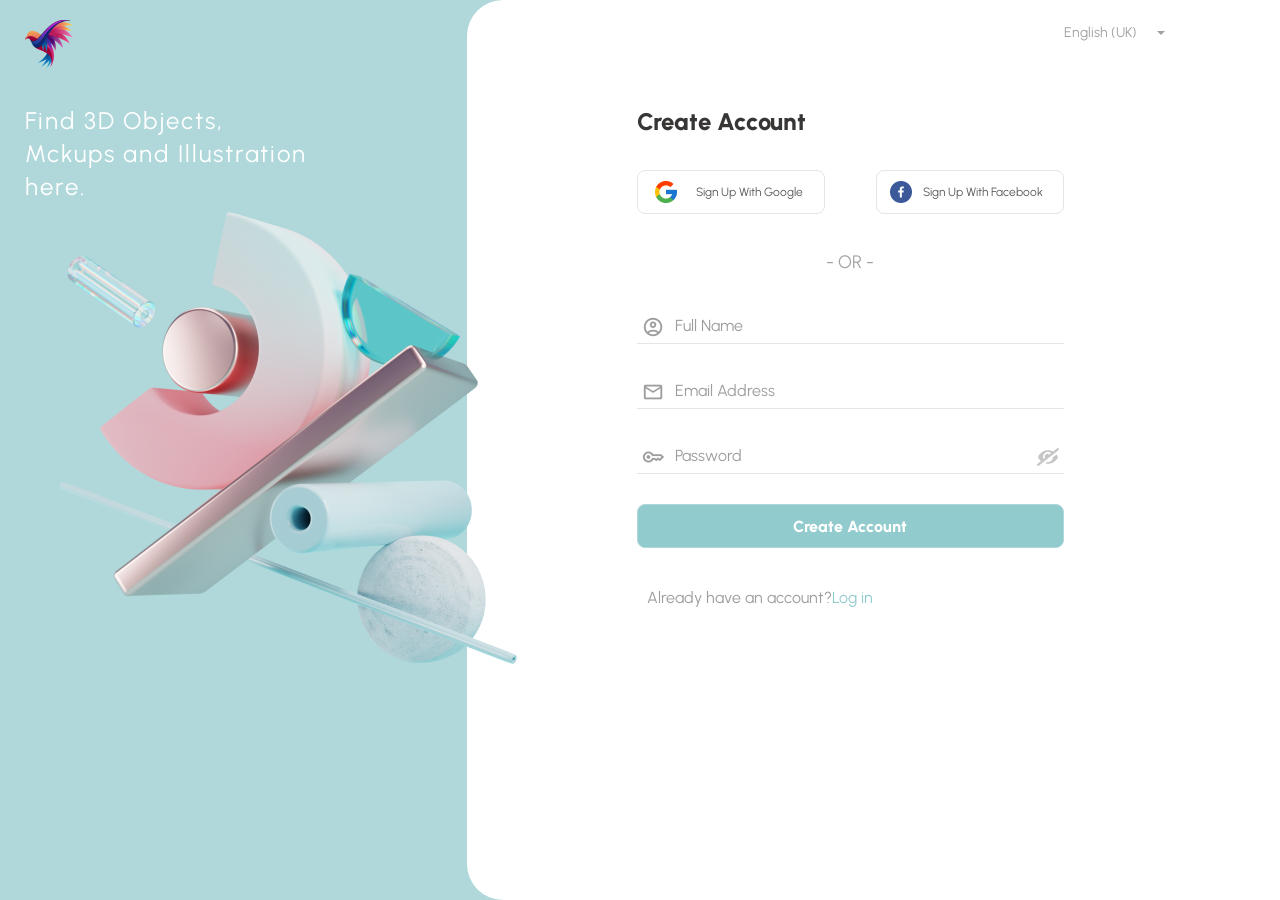
<file: index.html>
<!doctype html>
<html lang="en">
<head>
  <meta charset="utf-8">
  <meta name="viewport" content="width=device-width, initial-scale=1">
  <title>Create Account · project1</title>
  <link rel="stylesheet" href="css/styles.css">
</head>
<body>
  <!-- TASK-AUTH-01-01 · Sign-Up page, English variant — Active look.
       Target = user export docs/figma/Sign Up 1.png (Figma page "Sign Up (Active)", frame 61:19). -->
  <main class="stage" aria-label="Create account">

    <!-- Left brand panel (teal) -->
    <img class="logo" src="assets/logo.png" alt="" width="48" height="48">
    <p class="tagline">Find 3D Objects,<br>Mckups and Illustration here.</p>

    <!-- Right card -->
    <section class="card" aria-label="Sign up form">

      <div class="lang">
        <span class="lang-text">English (UK)</span>
        <img class="lang-chevron" src="assets/chevron.png" alt="" width="8" height="4">
      </div>

      <h1 class="heading">Create Account</h1>

      <div class="sso-row">
        <button type="button" class="sso sso-google">
          <img class="sso-icon" src="assets/icon-google.png" alt="" width="22" height="22">
          <span class="sso-label">Sign Up With Google</span>
        </button>
        <button type="button" class="sso sso-facebook">
          <img class="sso-icon" src="assets/icon-facebook.png" alt="" width="22" height="22">
          <span class="sso-label">Sign Up With Facebook</span>
        </button>
      </div>

      <p class="or" aria-hidden="true">- OR -</p>

      <form class="signup-form" novalidate>

        <div class="field" data-field>
          <img class="field-icon icon-account" src="assets/chip-account.png" alt="" aria-hidden="true">
          <label class="field-label" for="fullname">Full Name</label>
          <input class="field-input" id="fullname" type="text" name="fullname" autocomplete="name">
          <span class="field-caret" aria-hidden="true"></span>
        </div>

        <div class="field" data-field>
          <img class="field-icon icon-mail" src="assets/chip-mail.png" alt="" aria-hidden="true">
          <label class="field-label" for="email">Email Address</label>
          <input class="field-input" id="email" type="email" name="email" autocomplete="email" inputmode="email">
          <span class="field-caret" aria-hidden="true"></span>
        </div>

        <div class="field" data-field>
          <img class="field-icon icon-key" src="assets/chip-key.png" alt="" aria-hidden="true">
          <label class="field-label" for="password">Password</label>
          <input class="field-input" id="password" type="password" name="password" autocomplete="new-password">
          <button type="button" class="field-icon eye" data-eye aria-label="Show password" aria-pressed="false"></button>
          <span class="field-caret" aria-hidden="true"></span>
        </div>

        <button type="submit" class="cta">Create Account</button>

        <p class="footer-link">Already have an account? <a href="signin.html">Log in</a></p>

      </form>
    </section>

    <!-- Illustration — painted ABOVE the card's left edge per design draw order -->
    <img class="illustration" src="assets/illustration.png" alt="">

  </main>
  <script src="js/states.js"></script></body>
</html>
</file>
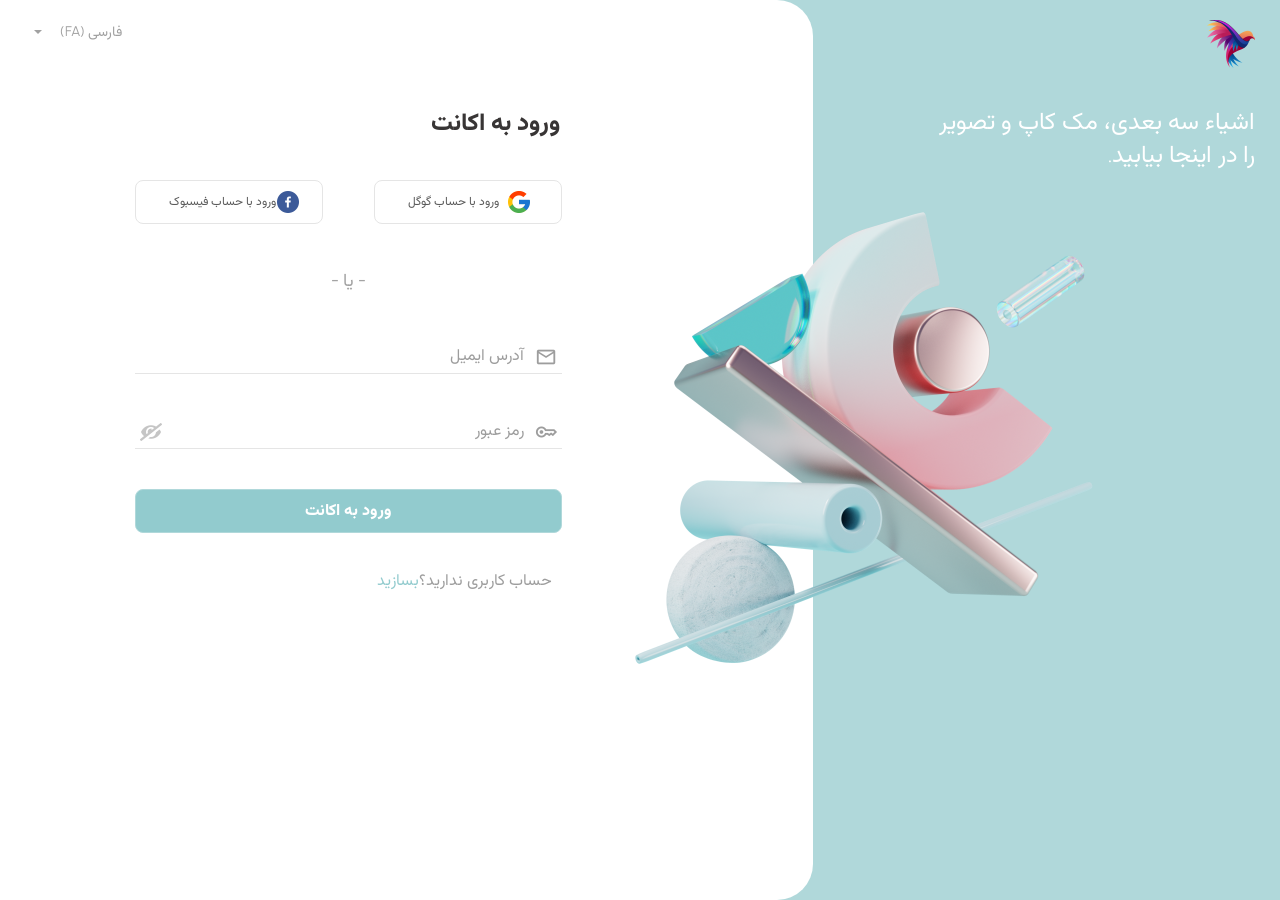
<file: signin-fa.html>
<!doctype html>
<html lang="fa" dir="rtl">
<head>
  <meta charset="utf-8">
  <meta name="viewport" content="width=device-width, initial-scale=1">
  <title>ورود به اکانت · project1</title>
  <link rel="stylesheet" href="css/styles.css">
  <link rel="stylesheet" href="css/fa.css">
</head>
<body>
  <!-- TASK-AUTH-02-02 · Sign-In page, Persian (FA) variant — revised Active look.
       Target = docs/figma/active/Sign Up 4.svg (TASK-AUTH-03-01 rework, Observed):
       SSO y180, OR y264, form top y346, Email icon y346, Password icon y421 (75px pitch),
       underline y~373.5/448.5, CTA y489, footer y564. No Full Name field. -->
  <main class="stage fa-stage fa-stage-signin" aria-label="ورود به اکانت">

    <!-- Right brand panel (teal) — mirrored to the right side -->
    <img class="fa-logo" src="assets/logo.png" alt="" width="48" height="48">
    <p class="fa-tagline">اشیاء سه بعدی، مک کاپ و تصویر را در اینجا بیابید.</p>

    <!-- Left card (mirrored: card sits on the LEFT, rounded on the right) -->
    <section class="fa-card" aria-label="فرم ورود">

      <div class="fa-lang">
        <span class="fa-lang-text">فارسی (FA)</span>
        <img class="fa-lang-chevron" src="assets/chevron.png" alt="" width="8" height="4">
      </div>

      <h1 class="fa-heading">ورود به اکانت</h1>

      <button type="button" class="fa-sso fa-sso-facebook">
        <img class="fa-sso-icon" src="assets/icon-facebook.png" alt="" width="22" height="22">
        <span class="fa-sso-label">ورود با حساب فیسبوک</span>
      </button>
      <button type="button" class="fa-sso fa-sso-google">
        <img class="fa-sso-icon" src="assets/icon-google.png" alt="" width="22" height="22">
        <span class="fa-sso-label">ورود با حساب گوگل</span>
      </button>

      <p class="fa-or" aria-hidden="true">- یا -</p>

      <form class="fa-form" novalidate>

        <div class="fa-field" data-field>
          <img class="fa-field-icon i-mail" src="assets/chip-mail.png" alt="" aria-hidden="true">
          <label class="field-label" for="email">آدرس ایمیل</label>
          <input class="fa-input" id="email" type="email" name="email" autocomplete="email" inputmode="email">
          <span class="field-caret" aria-hidden="true"></span>
        </div>

        <div class="fa-field" data-field>
          <img class="fa-field-icon i-key" src="assets/chip-key.png" alt="" aria-hidden="true">
          <label class="field-label" for="password">رمز عبور</label>
          <input class="fa-input" id="password" type="password" name="password" autocomplete="current-password">
          <button type="button" class="eye fa-eye" data-eye aria-label="نمایش رمز عبور" aria-pressed="false"></button>
          <span class="field-caret" aria-hidden="true"></span>
        </div>

        <button type="submit" class="fa-cta">ورود به اکانت</button>

        <p class="fa-footer">حساب کاربری ندارید؟ <a href="signup-fa.html">بسازید</a></p>

      </form>
    </section>

    <!-- Left illustration overlaps the card's right edge (painted above card, per design draw order) -->
    <img class="fa-illustration" src="assets/illustration.png" alt="">

  </main>
  <script src="js/states.js"></script></body>
</html>
</file>
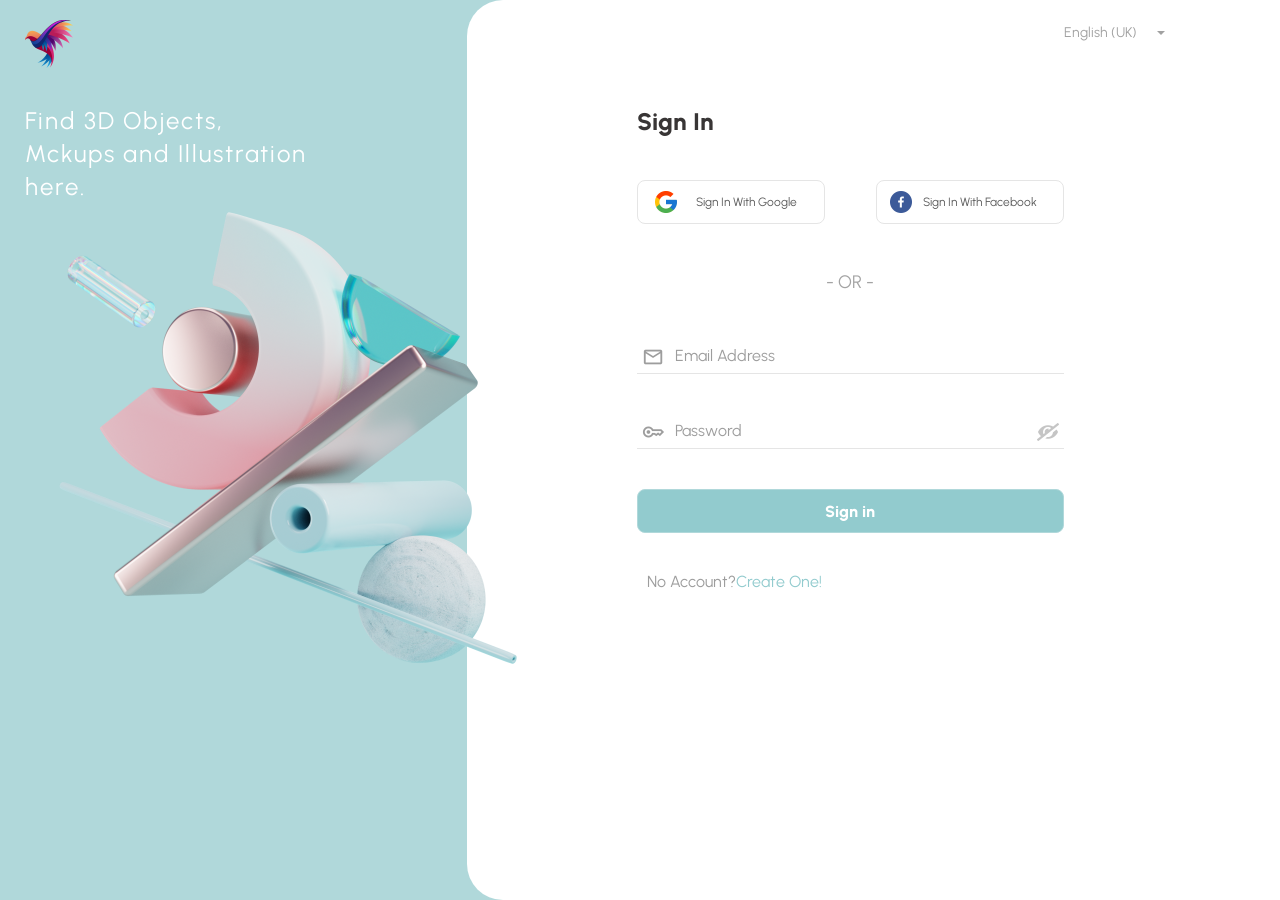
<file: signin.html>
<!doctype html>
<html lang="en">
<head>
  <meta charset="utf-8">
  <meta name="viewport" content="width=device-width, initial-scale=1">
  <title>Sign In · project1</title>
  <link rel="stylesheet" href="css/styles.css">
</head>
<body class="page-signin">
  <!-- TASK-AUTH-02-01 · Sign-In page, English variant — Active look.
       Target = user export docs/figma/Sign In (EN) Active.png.
       Static page: field state behaviour belongs to TASK-AUTH-02-03. -->
  <main class="stage" aria-label="Sign in">

    <!-- Left brand panel (teal) -->
    <img class="logo" src="assets/logo.png" alt="" width="48" height="48">
    <p class="tagline">Find 3D Objects,<br>Mckups and Illustration here.</p>

    <!-- Right card -->
    <section class="card" aria-label="Sign in form">

      <div class="lang">
        <span class="lang-text">English (UK)</span>
        <img class="lang-chevron" src="assets/chevron.png" alt="" width="8" height="4">
      </div>

      <h1 class="heading">Sign In</h1>

      <div class="sso-row">
        <button type="button" class="sso sso-google">
          <img class="sso-icon" src="assets/icon-google.png" alt="" width="22" height="22">
          <span class="sso-label">Sign In With Google</span>
        </button>
        <button type="button" class="sso sso-facebook">
          <img class="sso-icon" src="assets/icon-facebook.png" alt="" width="22" height="22">
          <span class="sso-label">Sign In With Facebook</span>
        </button>
      </div>

      <p class="or" aria-hidden="true">- OR -</p>

      <form class="signin-form" novalidate>

        <div class="field" data-field>
          <img class="field-icon icon-mail" src="assets/chip-mail.png" alt="" aria-hidden="true">
          <label class="field-label" for="email">Email Address</label>
          <input class="field-input" id="email" type="email" name="email" autocomplete="email" inputmode="email">
          <span class="field-caret" aria-hidden="true"></span>
        </div>

        <div class="field" data-field>
          <img class="field-icon icon-key" src="assets/chip-key.png" alt="" aria-hidden="true">
          <label class="field-label" for="password">Password</label>
          <input class="field-input" id="password" type="password" name="password" autocomplete="current-password">
          <span class="field-icon eye" aria-hidden="true"></span>
          <span class="field-caret" aria-hidden="true"></span>
        </div>

        <button type="submit" class="cta">Sign in</button>

        <p class="footer-link">No Account? <a href="index.html">Create One!</a></p>

      </form>
    </section>

    <!-- Illustration — painted ABOVE the card's left edge per design draw order -->
    <img class="illustration" src="assets/illustration.png" alt="">

  </main>
  <script src="js/states.js"></script></body>
</html>
</file>
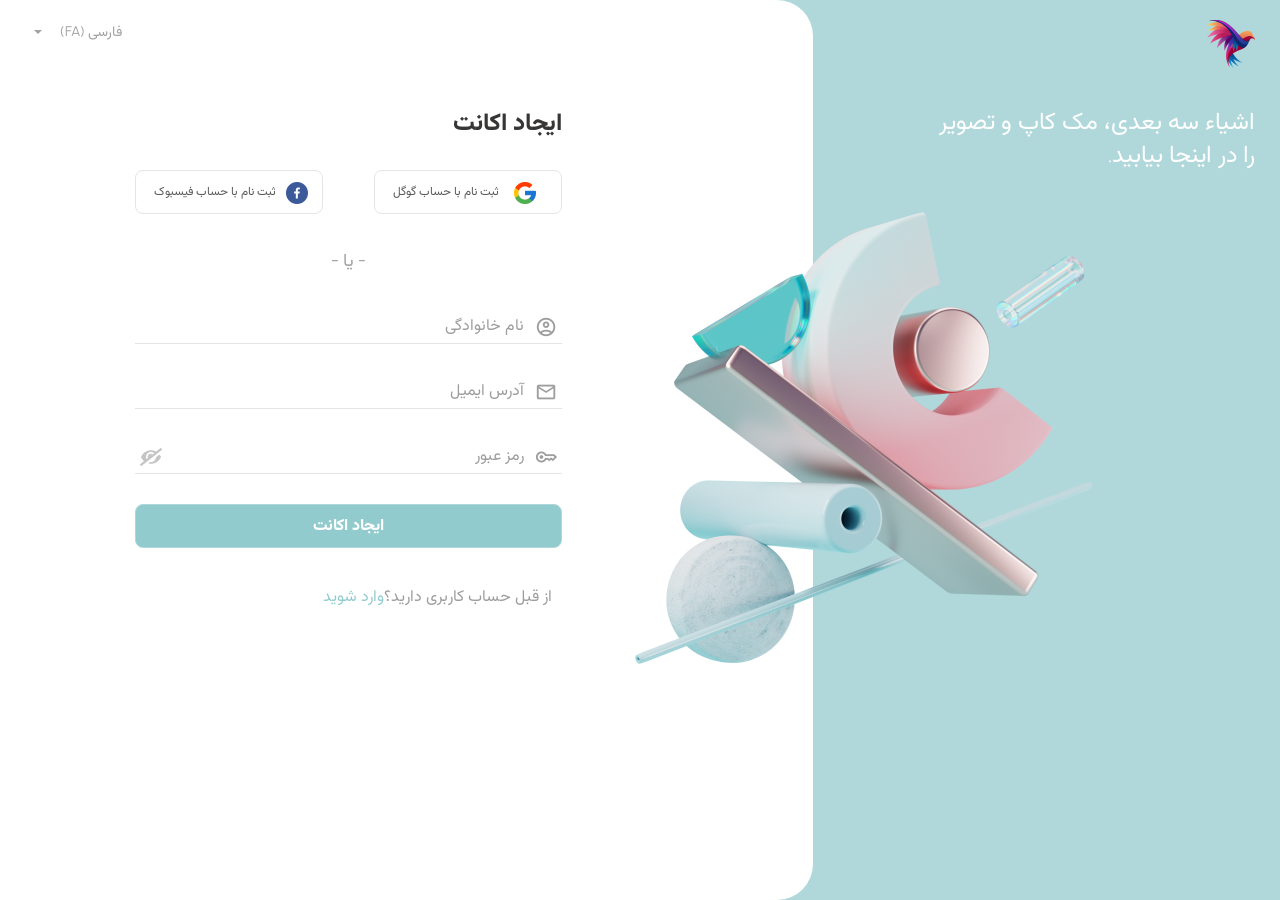
<file: signup-fa.html>
<!doctype html>
<html lang="fa" dir="rtl">
<head>
  <meta charset="utf-8">
  <meta name="viewport" content="width=device-width, initial-scale=1">
  <title>ایجاد اکانت · project1</title>
  <link rel="stylesheet" href="css/styles.css">
  <link rel="stylesheet" href="css/fa.css">
</head>
<body>
  <!-- TASK-AUTH-01-02 · Sign-Up page, Persian (FA) variant — Active look.
       Target = user export docs/figma/Sign Up 2.png (Figma page "Sign Up (Active)", frame 61:143). -->
  <main class="stage fa-stage" aria-label="ایجاد اکانت">

    <!-- Right brand panel (teal) — mirrored to the right side -->
    <img class="fa-logo" src="assets/logo.png" alt="" width="48" height="48">
    <p class="fa-tagline">اشیاء سه بعدی، مک کاپ و تصویر را در اینجا بیابید.</p>

    <!-- Left card (mirrored: card sits on the LEFT, rounded on the right) -->
    <section class="fa-card" aria-label="فرم ثبت نام">

      <div class="fa-lang">
        <span class="fa-lang-text">فارسی (FA)</span>
        <img class="fa-lang-chevron" src="assets/chevron.png" alt="" width="8" height="4">
      </div>

      <h1 class="fa-heading">ایجاد اکانت</h1>

      <button type="button" class="fa-sso fa-sso-facebook">
        <img class="fa-sso-icon" src="assets/icon-facebook.png" alt="" width="22" height="22">
        <span class="fa-sso-label">ثبت نام با حساب فیسبوک</span>
      </button>
      <button type="button" class="fa-sso fa-sso-google">
        <img class="fa-sso-icon" src="assets/icon-google.png" alt="" width="22" height="22">
        <span class="fa-sso-label">ثبت نام با حساب گوگل</span>
      </button>

      <p class="fa-or" aria-hidden="true">- یا -</p>

      <form class="fa-form" novalidate>

        <div class="fa-field" data-field>
          <img class="fa-field-icon i-account" src="assets/chip-account.png" alt="" aria-hidden="true">
          <label class="field-label" for="fullname">نام خانوادگی</label>
          <input class="fa-input" id="fullname" type="text" name="fullname" autocomplete="name">
          <span class="field-caret" aria-hidden="true"></span>
        </div>

        <div class="fa-field" data-field>
          <img class="fa-field-icon i-mail" src="assets/chip-mail.png" alt="" aria-hidden="true">
          <label class="field-label" for="email">آدرس ایمیل</label>
          <input class="fa-input" id="email" type="email" name="email" autocomplete="email" inputmode="email">
          <span class="field-caret" aria-hidden="true"></span>
        </div>

        <div class="fa-field" data-field>
          <img class="fa-field-icon i-key" src="assets/chip-key.png" alt="" aria-hidden="true">
          <label class="field-label" for="password">رمز عبور</label>
          <input class="fa-input" id="password" type="password" name="password" autocomplete="new-password">
          <button type="button" class="eye fa-eye" data-eye aria-label="نمایش رمز عبور" aria-pressed="false"></button>
          <span class="field-caret" aria-hidden="true"></span>
        </div>

        <button type="submit" class="fa-cta">ایجاد اکانت</button>

        <p class="fa-footer">از قبل حساب کاربری دارید؟ <a href="signin-fa.html">وارد شوید</a></p>

      </form>
    </section>

    <!-- Left illustration overlaps the card's right edge (painted above card, per design draw order) -->
    <img class="fa-illustration" src="assets/illustration.png" alt="">

  </main>
  <script src="js/states.js"></script></body>
</html>
</file>
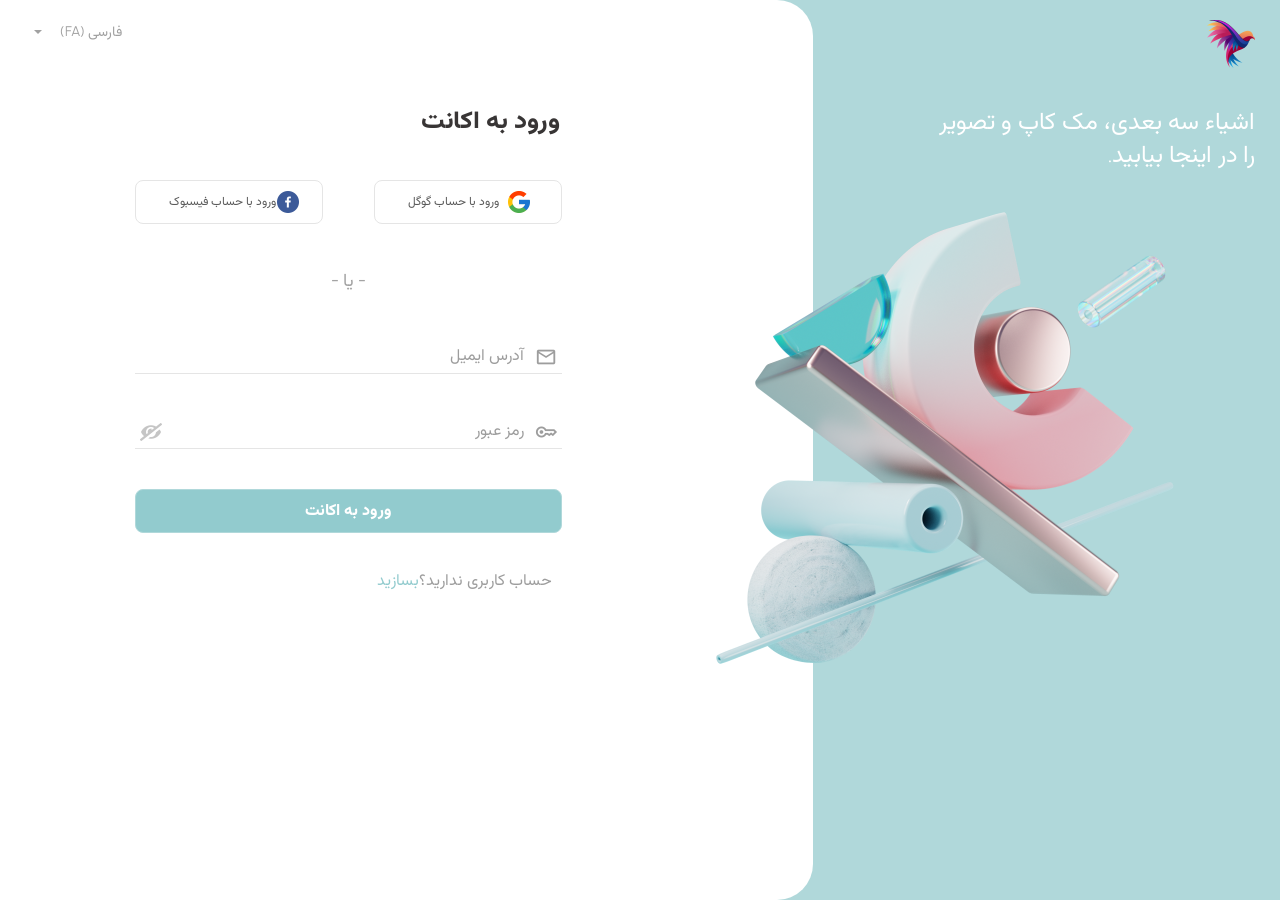
<file: web/signin-fa.html>
<!doctype html>
<html lang="fa" dir="rtl">
<head>
  <meta charset="utf-8">
  <meta name="viewport" content="width=device-width, initial-scale=1">
  <title>ورود به اکانت · project1</title>
  <link rel="stylesheet" href="css/styles.css">
  <link rel="stylesheet" href="css/fa.css">
</head>
<body>
  <!-- TASK-AUTH-02-02 · Sign-In page, Persian (FA) variant — revised Active look.
       Target = docs/figma/active/Sign Up 4.svg (TASK-AUTH-03-01 rework, Observed):
       SSO y180, OR y264, form top y346, Email icon y346, Password icon y421 (75px pitch),
       underline y~373.5/448.5, CTA y489, footer y564. No Full Name field. -->
  <main class="stage fa-stage fa-stage-signin" aria-label="ورود به اکانت">

    <!-- Right brand panel (teal) — mirrored to the right side -->
    <img class="fa-logo" src="assets/logo.png" alt="" width="48" height="48">
    <p class="fa-tagline">اشیاء سه بعدی، مک کاپ و تصویر را در اینجا بیابید.</p>

    <!-- Left card (mirrored: card sits on the LEFT, rounded on the right) -->
    <section class="fa-card" aria-label="فرم ورود">

      <div class="fa-lang">
        <span class="fa-lang-text">فارسی (FA)</span>
        <img class="fa-lang-chevron" src="assets/chevron.png" alt="" width="8" height="4">
      </div>

      <h1 class="fa-heading">ورود به اکانت</h1>

      <button type="button" class="fa-sso fa-sso-facebook">
        <img class="fa-sso-icon" src="assets/icon-facebook.png" alt="" width="22" height="22">
        <span class="fa-sso-label">ورود با حساب فیسبوک</span>
      </button>
      <button type="button" class="fa-sso fa-sso-google">
        <img class="fa-sso-icon" src="assets/icon-google.png" alt="" width="22" height="22">
        <span class="fa-sso-label">ورود با حساب گوگل</span>
      </button>

      <p class="fa-or" aria-hidden="true">- یا -</p>

      <form class="fa-form" novalidate>

        <div class="fa-field" data-field>
          <img class="fa-field-icon i-mail" src="assets/chip-mail.png" alt="" aria-hidden="true">
          <label class="field-label" for="email">آدرس ایمیل</label>
          <input class="fa-input" id="email" type="email" name="email" autocomplete="email" inputmode="email">
          <span class="field-caret" aria-hidden="true"></span>
        </div>

        <div class="fa-field" data-field>
          <img class="fa-field-icon i-key" src="assets/chip-key.png" alt="" aria-hidden="true">
          <label class="field-label" for="password">رمز عبور</label>
          <input class="fa-input" id="password" type="password" name="password" autocomplete="current-password">
          <button type="button" class="eye fa-eye" data-eye aria-label="نمایش رمز عبور" aria-pressed="false"></button>
          <span class="field-caret" aria-hidden="true"></span>
        </div>

        <button type="submit" class="fa-cta">ورود به اکانت</button>

        <p class="fa-footer">حساب کاربری ندارید؟ <a href="signup-fa.html">بسازید</a></p>
      </form>

      <!-- Illustration overlaps the card's right edge (painted above card, per design draw order);
           kept a child of the card so it stays on the flowing card boundary at any window width -->
      <img class="fa-illustration" src="assets/illustration.png" alt="">
    </section>

  </main>
  <script src="js/states.js"></script></body>
</html>
</file>
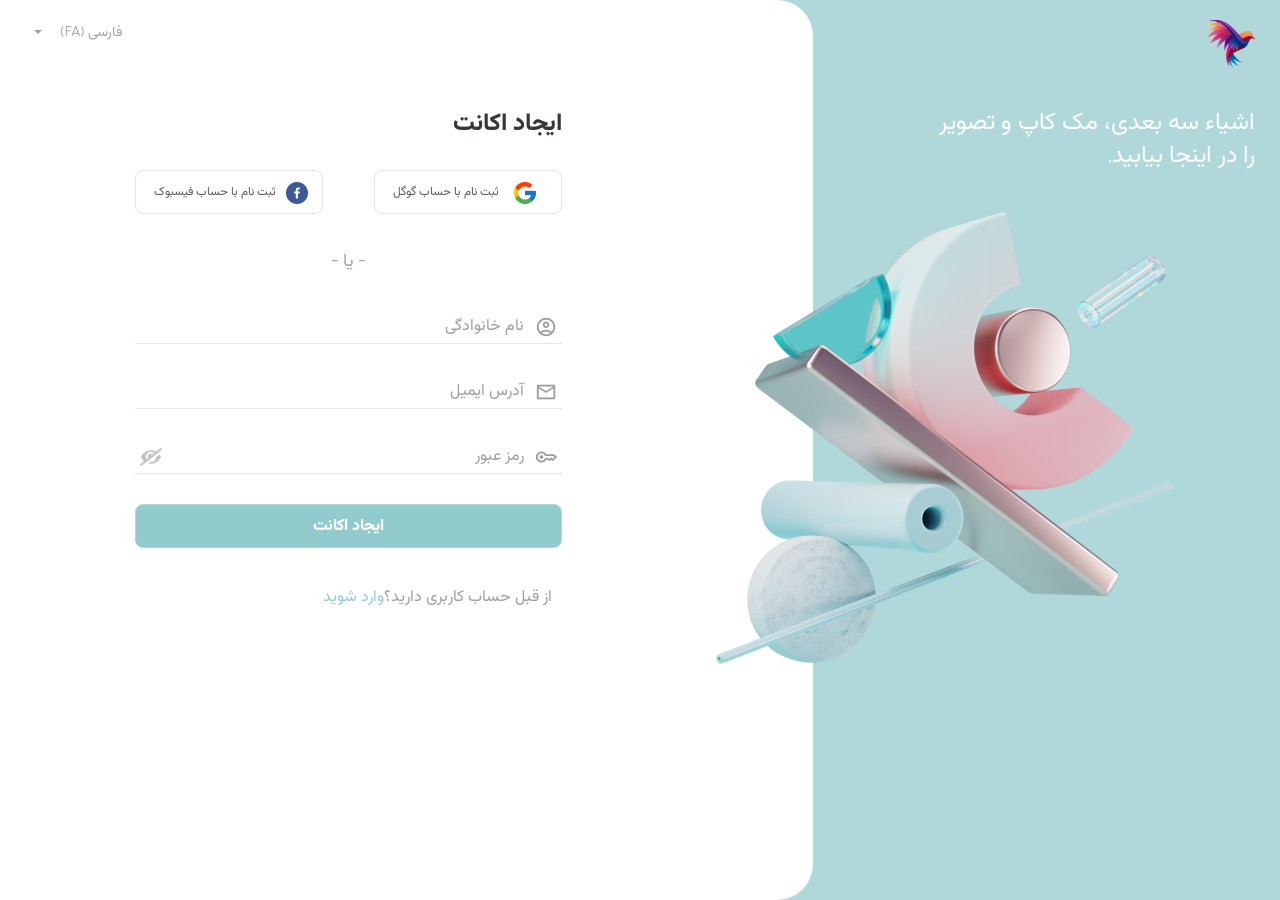
<file: web/signup-fa.html>
<!doctype html>
<html lang="fa" dir="rtl">
<head>
  <meta charset="utf-8">
  <meta name="viewport" content="width=device-width, initial-scale=1">
  <title>ایجاد اکانت · project1</title>
  <link rel="stylesheet" href="css/styles.css">
  <link rel="stylesheet" href="css/fa.css">
</head>
<body>
  <!-- TASK-AUTH-01-02 · Sign-Up page, Persian (FA) variant — Active look.
       Target = user export docs/figma/Sign Up 2.png (Figma page "Sign Up (Active)", frame 61:143). -->
  <main class="stage fa-stage" aria-label="ایجاد اکانت">

    <!-- Right brand panel (teal) — mirrored to the right side -->
    <img class="fa-logo" src="assets/logo.png" alt="" width="48" height="48">
    <p class="fa-tagline">اشیاء سه بعدی، مک کاپ و تصویر را در اینجا بیابید.</p>

    <!-- Left card (mirrored: card sits on the LEFT, rounded on the right) -->
    <section class="fa-card" aria-label="فرم ثبت نام">

      <div class="fa-lang">
        <span class="fa-lang-text">فارسی (FA)</span>
        <img class="fa-lang-chevron" src="assets/chevron.png" alt="" width="8" height="4">
      </div>

      <h1 class="fa-heading">ایجاد اکانت</h1>

      <button type="button" class="fa-sso fa-sso-facebook">
        <img class="fa-sso-icon" src="assets/icon-facebook.png" alt="" width="22" height="22">
        <span class="fa-sso-label">ثبت نام با حساب فیسبوک</span>
      </button>
      <button type="button" class="fa-sso fa-sso-google">
        <img class="fa-sso-icon" src="assets/icon-google.png" alt="" width="22" height="22">
        <span class="fa-sso-label">ثبت نام با حساب گوگل</span>
      </button>

      <p class="fa-or" aria-hidden="true">- یا -</p>

      <form class="fa-form" novalidate>

        <div class="fa-field" data-field>
          <img class="fa-field-icon i-account" src="assets/chip-account.png" alt="" aria-hidden="true">
          <label class="field-label" for="fullname">نام خانوادگی</label>
          <input class="fa-input" id="fullname" type="text" name="fullname" autocomplete="name">
          <span class="field-caret" aria-hidden="true"></span>
        </div>

        <div class="fa-field" data-field>
          <img class="fa-field-icon i-mail" src="assets/chip-mail.png" alt="" aria-hidden="true">
          <label class="field-label" for="email">آدرس ایمیل</label>
          <input class="fa-input" id="email" type="email" name="email" autocomplete="email" inputmode="email">
          <span class="field-caret" aria-hidden="true"></span>
        </div>

        <div class="fa-field" data-field>
          <img class="fa-field-icon i-key" src="assets/chip-key.png" alt="" aria-hidden="true">
          <label class="field-label" for="password">رمز عبور</label>
          <input class="fa-input" id="password" type="password" name="password" autocomplete="new-password">
          <button type="button" class="eye fa-eye" data-eye aria-label="نمایش رمز عبور" aria-pressed="false"></button>
          <span class="field-caret" aria-hidden="true"></span>
        </div>

        <button type="submit" class="fa-cta">ایجاد اکانت</button>

        <p class="fa-footer">از قبل حساب کاربری دارید؟ <a href="signin-fa.html">وارد شوید</a></p>

      </form>

      <!-- Illustration overlaps the card's right edge (painted above card, per design draw order);
           kept a child of the card so it stays on the flowing card boundary at any window width -->
      <img class="fa-illustration" src="assets/illustration.png" alt="">
    </section>

  </main>
  <script src="js/states.js"></script></body>
</html>
</file>
<file: css/styles.css>
/* TASK-AUTH-01-01 · EN Sign-Up page (Active look)
   Design tokens extracted from Figma frame "Sign Up 1" (id 61:19, page "Sign Up (Active)")
   via the REST API; target reference = user export docs/figma/Sign Up 1.png.
   All coordinates are canvas-local pixels of the 1152x700 artboard. */

/* R1: self-hosted substitute for the commercial PP Telegraf.
   Chosen by pixel-diff measurement among OFL fonts (Urbanist, OFL — see assets/fonts/OFL.txt).
   Declared under the name "PP Telegraf" so the fallback stack below resolves to it first. */
@font-face {
  font-family: "PP Telegraf";
  src: url("../assets/fonts/urbanist.ttf") format("truetype");
  font-weight: 400 800;
  font-display: swap;
}

:root {
  --canvas-bg: #b0d8da;      /* page background (teal) */
  --card-bg: #ffffff;
  --heading: #383535;
  --muted: #9d9d9d;          /* field labels / footer */
  --muted-2: #a3a3a3;        /* "- OR -" */
  --muted-3: #a1a1a1;        /* language selector text */
  --sso-text: #5a5a5a;
  --line: #e5e5e5;           /* input underlines + SSO borders */
  --accent: #92cbce;         /* primary button fill */
  --accent-border: #b0d8da;
  --radius-lg: 36px;
  --radius-sm: 8px;
  --font: "PP Telegraf", "Inter", ui-sans-serif, system-ui, -apple-system, "Segoe UI", Roboto, Arial, sans-serif;
}

* { box-sizing: border-box; margin: 0; padding: 0; }

body {
  font-family: var(--font);
  background: var(--canvas-bg);
  min-height: 100vh;
  overflow: hidden;
  margin: 0;
}

.sr-only {
  position: absolute; width: 1px; height: 1px; padding: 0; margin: -1px;
  overflow: hidden; clip: rect(0 0 0 0); white-space: nowrap; border: 0;
}

/* Split layout: teal brand region 36.46vw (420/1152, floor 420px) + white panel
   bleeding to the frame edge — Figma look at any window size, no bars/no crop.
   At exactly 1152x700 this equals the artboard geometry (1:1). */
.stage {
  position: fixed;
  inset: 0;
  width: 100vw;
  height: 100vh;
  overflow: hidden;
  background: var(--canvas-bg);
  box-sizing: border-box;
}

/* Left brand panel */
.logo { position: absolute; left: 25px; top: 20px; width: 48px; height: 48px; }

.tagline {
  position: absolute;
  left: 25px; top: 104px;
  width: 316px;
  font-size: 24px;
  line-height: 33px;
  font-weight: 400;
  color: #ffffff;
  letter-spacing: 0.08em;
}

/* Left illustration (image fill from Figma node "Abstraction") */
.illustration {
  position: absolute;
  left: 25px; top: 181px;
  width: 493px; height: 542px;
  pointer-events: none;
}

/* Right card — white panel: teal brand region is 36.46vw (420/1152, floor 420px),
   the panel fills the rest of the viewport to the right frame edge, full height.
   Rounded on the left where it meets the teal side (design); right edge bleeds
   past the frame. At exactly 1152x700 this equals the artboard geometry (420..1152). */
.card {
  position: absolute;
  left: max(420px, 36.46vw); top: 0;
  right: 0; bottom: 0;
  background: var(--card-bg);
  border-radius: var(--radius-lg) 0 0 var(--radius-lg);
}

/* Language selector (English (UK)) */
.lang {
  position: absolute;
  left: 597px; top: 15px;
  width: 109px; height: 35px;
}
.lang-text {
  position: absolute;
  left: 0; top: 0; width: 77px; height: 35px;
  display: flex; align-items: center;
  font-size: 14px; color: var(--muted-3);
}
.lang-chevron { position: absolute; left: 93px; top: 16px; width: 8px; height: 4px; }

/* Heading */
.heading {
  position: absolute;
  left: 170px; top: 104px;
  font-size: 24px;
  line-height: 35px;
  font-weight: 800;
  color: var(--heading);
}

/* Social sign-up buttons (revised active look: row at card y 170, BRIEF-005/CLM-013) */
.sso {
  position: absolute;
  top: 170px;
  width: 188px; height: 44px;
  background: transparent;
  border: 1px solid var(--line);
  border-radius: var(--radius-sm);
  cursor: pointer;
  font: inherit;
}
.sso-google { left: 170px; }
.sso-facebook { left: 409px; }
.sso-icon { position: absolute; top: 10px; width: 22px; height: 22px; }
.sso-google .sso-icon { left: 17px; }
.sso-facebook .sso-icon { left: 13px; }
.sso-label {
  position: absolute; top: 0; bottom: 0;
  display: flex; align-items: center;
  font-size: 12px; font-weight: 400;
  color: var(--sso-text);
  white-space: nowrap;
}
.sso-google .sso-label { left: 58px; }
.sso-facebook .sso-label { left: 46px; }

/* Separator */
.or {
  position: absolute;
  left: 170px; top: 244px;
  width: 427px; height: 35px;
  display: flex; align-items: center; justify-content: center;
  font-size: 18px; font-weight: 400;
  color: var(--muted-2);
}

/* Form column — revised active look (BRIEF-005/CLM-013): the rounded-cap box chrome
   is replaced by a single underline per row. Observed from docs/figma/active/Sign Up 1.svg:
   icon rows y 316/381/446 (65px pitch), underline at y ~343.5/408.5/473.5. */
.signup-form { position: absolute; left: 170px; top: 316px; width: 427px; }

.field {
  position: relative;
  display: block;
  width: 427px; height: 28px;
  border-bottom: 1px solid var(--line); /* single underline (box removed) */
  transition: border-color .18s ease;
}
.field + .field { margin-top: 37px; } /* 28 + 37 = 65px between rows */

/* Field states (TASK-AUTH-01-03) — re-aimed to the underline chrome: hover #515151,
   active #426bff (underline-color change; floating label stays in .field-label). */
.field:hover { border-bottom-color: #515151; }
.field.active { border-bottom-color: #426bff; }

/* Real floating label (replaces the old placeholder) — Default sits at the input's
   text window as 16px/400 #9d9d9d; Active / has-value floats 12px/700 #426bff
   up above the field underline. */
.field-label {
  position: absolute;
  left: 38px; top: -1px;
  right: 34px; height: 22px;
  line-height: 22px;
  font-size: 16px; font-weight: 400;
  color: var(--muted);
  white-space: nowrap;
  pointer-events: none;
  transition: top .18s ease, height .18s ease, line-height .18s ease,
              font-size .18s ease, font-weight .18s ease, color .18s ease;
}
.field.active .field-label,
.field.has-value .field-label {
  top: -16px; height: 12px; line-height: 12px; /* floats above the text row (28px underline field) */
  font-size: 12px; font-weight: 700;
  color: #426bff;
}

/* Custom blinking caret — shown at the text start while a field is focused and
   empty (design shows it at the insertion column). Native caret blanked then. */
.field-caret {
  display: none;
  position: absolute;
  left: 38px; top: -1px;
  width: 1px; height: 22px;
  background: #000000;
  pointer-events: none;
  animation: caret-blink 1.06s step-end infinite;
}
@keyframes caret-blink { 0%, 49% { opacity: 1; } 50%, 100% { opacity: 0; } }
.field.active:not(.has-value) .field-caret { display: block; }
.field.active:not(.has-value) .field-input { caret-color: transparent; }

.field-icon { position: absolute; display: block; }
.icon-account { left: 5px; top: 0; width: 22px; height: 22px; }
.icon-mail    { left: 5px; top: 0; width: 22px; height: 22px; }
.icon-key     { left: 5px; top: 0; width: 22px; height: 22px; }

/* Eye toggle (button) — masked state by default (eye-slash); ''eye-open'' swaps the
   sprite and JS switches input.type password ↔ text. */
.eye {
  right: 5px; top: 2px;
  width: 22px; height: 18px;
  border: 0; padding: 0;
  background: transparent url("../assets/icon-eye-slash.png") center / 22px 18px no-repeat;
  cursor: pointer;
}
.eye.eye-open { background-image: url("../assets/icon-eye.png"); }
.eye:focus-visible { outline: 2px solid #515151; outline-offset: 2px; }

.field-input {
  position: absolute;
  left: 38px; top: -1px;
  width: auto; right: 27px;
  height: 22px;
  border: 0; outline: none;
  background: transparent;
  font: inherit;
  font-size: 16px;
  color: var(--heading);
}
.field-input::placeholder { color: var(--muted); }
.field-input:focus-visible { outline: 2px solid var(--accent); outline-offset: 2px; }
.field:not(:has(.eye)) .field-input { right: 0; }

/* Primary CTA — form-local (card y 504) */
.cta {
  position: absolute;
  left: 0; top: 188px; /* card y 504 */
  width: 427px; height: 44px;
  border: 1px solid var(--accent-border);
  border-radius: var(--radius-sm);
  background: var(--accent);
  color: #ffffff;
  font: inherit;
  font-size: 16px; font-weight: 800;
  cursor: pointer;
}

/* Footer link to sign-in — form-local (card y 580) */
.footer-link {
  position: absolute;
  left: 10px; top: 264px;
  height: 35px;
  display: flex; align-items: center;
  font-size: 16px; font-weight: 400;
  color: var(--muted);
  white-space: nowrap;
}
.footer-link a { color: var(--accent); text-decoration: none; }
.footer-link a:hover { color: var(--heading); }

/* TASK-AUTH-03-01 · EN Sign-In layout overrides
   Target = docs/figma/active/Sign Up 3.svg (revised Active look, Observed):
   SSO row y180, OR y264, form top y346, fields 346/421 (75px pitch, single
   underline at y ~373.5/448.5), CTA y489, footer y564 (card-local). */
.page-signin .sso { top: 180px; }
.page-signin .or { top: 264px; }
.page-signin .signin-form { position: absolute; left: 170px; top: 346px; width: 427px; }
.page-signin .signin-form .field + .field { margin-top: 47px; } /* rows 75px apart */
.page-signin .signin-form .cta { top: 143px; } /* card y 489 */
.page-signin .signin-form .footer-link { top: 218px; } /* card y 564 */
.page-signin .footer-link a { color: var(--accent); }
.page-signin .footer-link a:hover { color: var(--heading); }
</file>
<file: css/fa.css>
/* TASK-AUTH-01-02 · FA Sign-Up page (Active look; frame 61:143, page "Sign Up (Active)")
   — horizontal mirror of the EN page; target = user export docs/figma/Sign Up 2.png.
   Canvas-local coordinates: card spans x=-53..732; form column x=135..562; brand on the right.
   Persian glyphs: self-hosted Vazirmatn (OFL) after the Latin 'PP Telegraf' (Urbanist) face. */

/* Persian font (Latin chars still fall through to the Urbanist-backed "PP Telegraf") */
@font-face {
  font-family: "Vazirmatn";
  src: url("../assets/fonts/vazirmatn.ttf") format("truetype");
  font-weight: 100 900;
  font-display: swap;
}

body.fa-stage, .fa-stage {
  font-family: "PP Telegraf", "Vazirmatn", ui-sans-serif, system-ui, -apple-system, "Segoe UI", Roboto, Arial, sans-serif;
}

.fa-stage { direction: rtl; }

/* Right brand panel (mirror: EN was left:25). The FA design mirrors the whole frame,
   so the logo artwork itself is flipped too — flip it back to match. */
.fa-logo {
  position: absolute; right: 25px; top: 20px; width: 48px; height: 48px;
  transform: scaleX(-1);
}

.fa-tagline {
  position: absolute;
  right: 25px; top: 104px;
  width: 316px;
  font-size: 24px;
  line-height: 33px;
  font-weight: 400;
  color: #ffffff;
}

/* Card on the left, its left edge off-canvas → rounded corners are on the right.
   Fluid split: teal brand region is 36.46vw on the RIGHT (mirror of EN), the white
   panel bleeds to the left frame edge, full height. Origin stays at -53 (card-local
   coords use it), right edge = viewport - teal. At 1152x700 equals the artboard. */
.fa-card {
  position: absolute;
  left: -53px; top: 0;
  right: max(420px, 36.46vw); bottom: 0;
  background: var(--card-bg);
  border-radius: 0 var(--radius-lg) var(--radius-lg) 0;
}

/* Language selector (فارسی (FA)) — top-left (card-local: stage x 26 + card offset 53) */
.fa-lang { position: absolute; left: 79px; top: 15px; width: 109px; height: 35px; }
.fa-lang-text {
  position: absolute;
  left: 32px; top: 0; width: 64px; height: 35px;
  display: flex; align-items: center;
  font-size: 14px; color: var(--muted-3);
}
.fa-lang-chevron { position: absolute; left: 8px; top: 15px; width: 8px; height: 4px; }

/* Heading — right edge flush with the form column right edge (x=562) */
.fa-heading {
  position: absolute;
  left: 497px; top: 104px; /* card-local for stage x 444 (flush right at stage x 562) */
  width: 118px; height: 35px;
  margin: 0;
  font-size: 24px; font-weight: 800;
  color: var(--heading);
  line-height: 35px;
  text-align: right;
  white-space: nowrap;
}

/* SSO buttons (mirror order: Facebook left, Google right) — revised active look: row at y 170 */
.fa-sso {
  position: absolute;
  top: 170px;
  width: 188px; height: 44px;
  background: transparent;
  border: 1px solid var(--line);
  border-radius: var(--radius-sm);
  cursor: pointer;
  font: inherit;
}
.fa-sso-facebook { left: 188px; } /* card-local: stage 135 / 374 */
.fa-sso-google   { left: 427px; }
.fa-sso-icon { position: absolute; top: 11px; width: 22px; height: 22px; }
.fa-sso-facebook .fa-sso-icon { left: 150px; }
.fa-sso-google   .fa-sso-icon { left: 139px; }
.fa-sso-label {
  position: absolute; top: 5px; bottom: 5px;
  display: flex; align-items: center;
  font-size: 12px; font-weight: 400;
  color: var(--sso-text);
  white-space: nowrap;
}
.fa-sso-facebook .fa-sso-label { left: 16px; width: 124px; }
.fa-sso-google   .fa-sso-label { left: 27px; width: 97px; }

/* Separator */
.fa-or {
  position: absolute;
  left: 188px; top: 244px; /* card-local: stage x 135 */
  width: 427px; height: 35px;
  display: flex; align-items: center; justify-content: center;
  font-size: 18px; font-weight: 400;
  color: var(--muted-2);
}

/* Form rows — revised active look: single underline per row (box chrome removed).
   Observed from docs/figma/active/Sign Up 2.svg: icon rows at stage y 316/381/446
   (65px pitch), underline at y ~343.5/408.5/473.5. Icons mirrored right (stage x 535),
   eye left (stage x 140). */
.fa-form { position: absolute; left: 188px; top: 316px; width: 427px; } /* card-local: stage x 135 */

.fa-field {
  position: relative;
  display: block;
  width: 427px; height: 28px;
  border-bottom: 1px solid var(--line); /* single underline (box removed) */
  transition: border-color .18s ease;
}
.fa-field + .fa-field { margin-top: 37px; } /* rows 65px apart top-to-top */

/* FA field states (mirror of EN) — underline-color reacts: hover #515151, active #426bff */
.fa-field:hover { border-bottom-color: #515151; }
.fa-field.active { border-bottom-color: #426bff; }

/* FA floating label — mirrored to the right (text-align right, icons on the right).
   Default window matches .fa-input (full width, text ends at x=389 / stage 524). */
.fa-form .field-label {
  left: 0; top: -2px; right: 0;
  height: 22px; line-height: 22px;
  text-align: right;
  padding-right: 38px;
}
.fa-field.active .field-label,
.fa-field.has-value .field-label {
  top: -16px; height: 12px; line-height: 12px; /* floats above the text row (28px underline field) */
  font-size: 12px; font-weight: 700;
  color: #426bff;
  text-align: right;
  padding-right: 38px;
}

/* FA caret — mirrored to the right (text start is at the right edge) */
.fa-field .field-caret { left: auto; right: 38px; top: -2px; }
.fa-field.active:not(.has-value) .field-caret { display: block; }
.fa-field.active:not(.has-value) .fa-input { caret-color: transparent; }

.fa-input {
  position: absolute;
  left: 0; top: -2px; right: 0;
  height: 22px;
  border: 0; outline: none;
  background: transparent;
  font: inherit;
  font-size: 16px;
  color: var(--heading);
  text-align: right;
  padding: 0 38px 0 0; /* reserves the icon strip (typed text ends at form-local 389, like the label) */
}
.fa-input::placeholder { color: var(--muted); }
.fa-input:focus-visible { outline: 2px solid var(--accent); outline-offset: 2px; }

.fa-field-icon { position: absolute; display: block; pointer-events: none; }
.i-account { right: 5px; top: 0; width: 22px; height: 22px; }
.i-mail    { right: 5px; top: 0; width: 22px; height: 22px; }
.i-key     { right: 5px; top: 0; width: 22px; height: 22px; }
/* Eye toggle (button) — mirrored to the left of the field; ''eye'' base styles come
   from styles.css; this rule overrides its position and resets the button. */
.fa-eye {
  position: absolute;
  left: 5px; right: auto; top: 2px; /* right:auto — RTL would ignore left when both are set */
  width: 22px; height: 18px;
  border: 0; padding: 0;
  background-color: transparent;
  cursor: pointer;
}

/* Primary CTA — inside .fa-form (form at card y 316 / x 135), so offsets are form-local */
.fa-cta {
  position: absolute;
  left: 0; top: 188px; /* card-local x 135, y 504 */
  width: 427px; height: 44px;
  border: 1px solid var(--accent-border);
  border-radius: var(--radius-sm);
  background: var(--accent);
  color: #ffffff;
  font: inherit;
  font-size: 16px; font-weight: 800;
  cursor: pointer;
}

/* Footer link to sign-in — form-local (x unchanged, y 580) */
.fa-footer {
  position: absolute;
  left: 183px; top: 264px;
  width: 234px; height: 35px;
  display: flex; align-items: center; justify-content: flex-start; /* RTL: main-start = right */
  font-size: 16px; font-weight: 400;
  color: var(--muted);
  white-space: nowrap;
}
.fa-footer a { color: var(--accent); text-decoration: none; }
.fa-footer a:hover { color: var(--heading); }

/* TASK-AUTH-03-01 · FA Sign-In overrides (revised Active look; frame "Sign Up 4", Observed)
   Mirrors the EN sign-in y-shift (SSO y180, OR y264, form y346, fields 346/421 75px pitch,
   CTA y489, footer y564) but scoped to the FA sign-in page so it does not touch sign-up. */
.fa-stage-signin .fa-heading {
  left: 473px; /* card-local for stage x 420; right edge flush at stage 560 (Observed ref4) */
  width: 140px;
}
.fa-stage-signin .fa-sso { top: 180px; }
/* SSO icons — Sign Up 4.svg sits them 6-9px further left than Sign Up 2.svg (Observed),
   and 1px higher than the base row (border-box offset). */
.fa-stage-signin .fa-sso-icon { top: 10px; }
.fa-stage-signin .fa-sso-facebook .fa-sso-icon { left: 141px; }
.fa-stage-signin .fa-sso-google   .fa-sso-icon { left: 133px; }
.fa-stage-signin .fa-or { top: 264px; }
.fa-stage-signin .fa-form { position: absolute; left: 188px; top: 346px; width: 427px; }
.fa-stage-signin .fa-field + .fa-field { margin-top: 47px; } /* rows 75px apart: Email y346 → Password y421 */
.fa-stage-signin .fa-form .fa-cta { top: 143px; } /* form-local: card y 489 */
.fa-stage-signin .fa-form .fa-footer { top: 218px; } /* form-local: card y 564 */

/* Left illustration overlaps the card's right edge (design paints it above the card) */
.fa-illustration {
  position: absolute;
  left: 634px; top: 181px;
  width: 493px; height: 542px;
  pointer-events: none;
  transform: scaleX(-1); /* the FA mirror flips the artwork — verified 0.04% zone diff vs frame render */
  transform-origin: center;
}
</file>
<file: web/css/styles.css>
/* TASK-AUTH-01-01 · EN Sign-Up page (Active look)
   Design tokens extracted from Figma frame "Sign Up 1" (id 61:19, page "Sign Up (Active)")
   via the REST API; target reference = user export docs/figma/Sign Up 1.png.
   All coordinates are canvas-local pixels of the 1152x700 artboard. */

/* R1: self-hosted substitute for the commercial PP Telegraf.
   Chosen by pixel-diff measurement among OFL fonts (Urbanist, OFL — see assets/fonts/OFL.txt).
   Declared under the name "PP Telegraf" so the fallback stack below resolves to it first. */
@font-face {
  font-family: "PP Telegraf";
  src: url("../assets/fonts/urbanist.ttf") format("truetype");
  font-weight: 400 800;
  font-display: swap;
}

:root {
  --canvas-bg: #b0d8da;      /* page background (teal) */
  --card-bg: #ffffff;
  --heading: #383535;
  --muted: #9d9d9d;          /* field labels / footer */
  --muted-2: #a3a3a3;        /* "- OR -" */
  --muted-3: #a1a1a1;        /* language selector text */
  --sso-text: #5a5a5a;
  --line: #e5e5e5;           /* input underlines + SSO borders */
  --accent: #92cbce;         /* primary button fill */
  --accent-border: #b0d8da;
  --radius-lg: 36px;
  --radius-sm: 8px;
  --font: "PP Telegraf", "Inter", ui-sans-serif, system-ui, -apple-system, "Segoe UI", Roboto, Arial, sans-serif;
}

* { box-sizing: border-box; margin: 0; padding: 0; }

body {
  font-family: var(--font);
  background: var(--canvas-bg);
  min-height: 100vh;
  overflow: hidden;
  margin: 0;
}

.sr-only {
  position: absolute; width: 1px; height: 1px; padding: 0; margin: -1px;
  overflow: hidden; clip: rect(0 0 0 0); white-space: nowrap; border: 0;
}

/* Split layout: teal brand region 36.46vw (420/1152, floor 420px) + white panel
   bleeding to the frame edge — Figma look at any window size, no bars/no crop.
   At exactly 1152x700 this equals the artboard geometry (1:1). */
.stage {
  position: fixed;
  inset: 0;
  width: 100vw;
  height: 100vh;
  overflow: hidden;
  background: var(--canvas-bg);
  box-sizing: border-box;
}

/* Left brand panel */
.logo { position: absolute; left: 25px; top: 20px; width: 48px; height: 48px; }

.tagline {
  position: absolute;
  left: 25px; top: 104px;
  width: 316px;
  font-size: 24px;
  line-height: 33px;
  font-weight: 400;
  color: #ffffff;
  letter-spacing: 0.08em;
}

/* Left illustration (image fill from Figma node "Abstraction") */
.illustration {
  position: absolute;
  left: 25px; top: 181px;
  width: 493px; height: 542px;
  pointer-events: none;
}

/* Right card — white panel: teal brand region is 36.46vw (420/1152, floor 420px),
   the panel fills the rest of the viewport to the right frame edge, full height.
   Rounded on the left where it meets the teal side (design); right edge bleeds
   past the frame. At exactly 1152x700 this equals the artboard geometry (420..1152). */
.card {
  position: absolute;
  left: max(420px, 36.46vw); top: 0;
  right: 0; bottom: 0;
  background: var(--card-bg);
  border-radius: var(--radius-lg) 0 0 var(--radius-lg);
}

/* Language selector (English (UK)) */
.lang {
  position: absolute;
  left: 597px; top: 15px;
  width: 109px; height: 35px;
}
.lang-text {
  position: absolute;
  left: 0; top: 0; width: 77px; height: 35px;
  display: flex; align-items: center;
  font-size: 14px; color: var(--muted-3);
}
.lang-chevron { position: absolute; left: 93px; top: 16px; width: 8px; height: 4px; }

/* Heading */
.heading {
  position: absolute;
  left: 170px; top: 104px;
  font-size: 24px;
  line-height: 35px;
  font-weight: 800;
  color: var(--heading);
}

/* Social sign-up buttons (revised active look: row at card y 170, BRIEF-005/CLM-013) */
.sso {
  position: absolute;
  top: 170px;
  width: 188px; height: 44px;
  background: transparent;
  border: 1px solid var(--line);
  border-radius: var(--radius-sm);
  cursor: pointer;
  font: inherit;
}
.sso-google { left: 170px; }
.sso-facebook { left: 409px; }
.sso-icon { position: absolute; top: 10px; width: 22px; height: 22px; }
.sso-google .sso-icon { left: 17px; }
.sso-facebook .sso-icon { left: 13px; }
.sso-label {
  position: absolute; top: 0; bottom: 0;
  display: flex; align-items: center;
  font-size: 12px; font-weight: 400;
  color: var(--sso-text);
  white-space: nowrap;
}
.sso-google .sso-label { left: 58px; }
.sso-facebook .sso-label { left: 46px; }

/* Separator */
.or {
  position: absolute;
  left: 170px; top: 244px;
  width: 427px; height: 35px;
  display: flex; align-items: center; justify-content: center;
  font-size: 18px; font-weight: 400;
  color: var(--muted-2);
}

/* Form column — revised active look (BRIEF-005/CLM-013): the rounded-cap box chrome
   is replaced by a single underline per row. Observed from docs/figma/active/Sign Up 1.svg:
   icon rows y 316/381/446 (65px pitch), underline at y ~343.5/408.5/473.5. */
.signup-form { position: absolute; left: 170px; top: 316px; width: 427px; }

.field {
  position: relative;
  display: block;
  width: 427px; height: 28px;
  border-bottom: 1px solid var(--line); /* single underline (box removed) */
  transition: border-color .18s ease;
}
.field + .field { margin-top: 37px; } /* 28 + 37 = 65px between rows */

/* Field states (TASK-AUTH-01-03) — re-aimed to the underline chrome: hover #515151,
   active #426bff (underline-color change; floating label stays in .field-label). */
.field:hover { border-bottom-color: #515151; }
.field.active { border-bottom-color: #426bff; }

/* Real floating label (replaces the old placeholder) — Default sits at the input's
   text window as 16px/400 #9d9d9d; Active / has-value floats 12px/700 #426bff
   up above the field underline. */
.field-label {
  position: absolute;
  left: 38px; top: -1px;
  right: 34px; height: 22px;
  line-height: 22px;
  font-size: 16px; font-weight: 400;
  color: var(--muted);
  white-space: nowrap;
  pointer-events: none;
  transition: top .18s ease, height .18s ease, line-height .18s ease,
              font-size .18s ease, font-weight .18s ease, color .18s ease;
}
.field.active .field-label,
.field.has-value .field-label {
  top: -16px; height: 12px; line-height: 12px; /* floats above the text row (28px underline field) */
  font-size: 12px; font-weight: 700;
  color: #426bff;
}

/* Custom blinking caret — shown at the text start while a field is focused and
   empty (design shows it at the insertion column). Native caret blanked then. */
.field-caret {
  display: none;
  position: absolute;
  left: 38px; top: -1px;
  width: 1px; height: 22px;
  background: #000000;
  pointer-events: none;
  animation: caret-blink 1.06s step-end infinite;
}
@keyframes caret-blink { 0%, 49% { opacity: 1; } 50%, 100% { opacity: 0; } }
.field.active:not(.has-value) .field-caret { display: block; }
.field.active:not(.has-value) .field-input { caret-color: transparent; }

.field-icon { position: absolute; display: block; }
.icon-account { left: 5px; top: 0; width: 22px; height: 22px; }
.icon-mail    { left: 5px; top: 0; width: 22px; height: 22px; }
.icon-key     { left: 5px; top: 0; width: 22px; height: 22px; }

/* Eye toggle (button) — masked state by default (eye-slash); ''eye-open'' swaps the
   sprite and JS switches input.type password ↔ text. */
.eye {
  right: 5px; top: 2px;
  width: 22px; height: 18px;
  border: 0; padding: 0;
  background: transparent url("../assets/icon-eye-slash.png") center / 22px 18px no-repeat;
  cursor: pointer;
}
.eye.eye-open { background-image: url("../assets/icon-eye.png"); }
.eye:focus-visible { outline: 2px solid #515151; outline-offset: 2px; }

.field-input {
  position: absolute;
  left: 38px; top: -1px;
  width: auto; right: 27px;
  height: 22px;
  border: 0; outline: none;
  background: transparent;
  font: inherit;
  font-size: 16px;
  color: var(--heading);
}
.field-input::placeholder { color: var(--muted); }
.field-input:focus-visible { outline: 2px solid var(--accent); outline-offset: 2px; }
.field:not(:has(.eye)) .field-input { right: 0; }

/* Primary CTA — form-local (card y 504) */
.cta {
  position: absolute;
  left: 0; top: 188px; /* card y 504 */
  width: 427px; height: 44px;
  border: 1px solid var(--accent-border);
  border-radius: var(--radius-sm);
  background: var(--accent);
  color: #ffffff;
  font: inherit;
  font-size: 16px; font-weight: 800;
  cursor: pointer;
}

/* Footer link to sign-in — form-local (card y 580) */
.footer-link {
  position: absolute;
  left: 10px; top: 264px;
  height: 35px;
  display: flex; align-items: center;
  font-size: 16px; font-weight: 400;
  color: var(--muted);
  white-space: nowrap;
}
.footer-link a { color: var(--accent); text-decoration: none; }
.footer-link a:hover { color: var(--heading); }

/* TASK-AUTH-03-01 · EN Sign-In layout overrides
   Target = docs/figma/active/Sign Up 3.svg (revised Active look, Observed):
   SSO row y180, OR y264, form top y346, fields 346/421 (75px pitch, single
   underline at y ~373.5/448.5), CTA y489, footer y564 (card-local). */
.page-signin .sso { top: 180px; }
.page-signin .or { top: 264px; }
.page-signin .signin-form { position: absolute; left: 170px; top: 346px; width: 427px; }
.page-signin .signin-form .field + .field { margin-top: 47px; } /* rows 75px apart */
.page-signin .signin-form .cta { top: 143px; } /* card y 489 */
.page-signin .signin-form .footer-link { top: 218px; } /* card y 564 */
.page-signin .footer-link a { color: var(--accent); }
.page-signin .footer-link a:hover { color: var(--heading); }
</file>
<file: web/css/fa.css>
/* TASK-AUTH-01-02 · FA Sign-Up page (Active look; frame 61:143, page "Sign Up (Active)")
   — horizontal mirror of the EN page; target = user export docs/figma/Sign Up 2.png.
   Canvas-local coordinates: card spans x=-53..732; form column x=135..562; brand on the right.
   Persian glyphs: self-hosted Vazirmatn (OFL) after the Latin 'PP Telegraf' (Urbanist) face. */

/* Persian font (Latin chars still fall through to the Urbanist-backed "PP Telegraf") */
@font-face {
  font-family: "Vazirmatn";
  src: url("../assets/fonts/vazirmatn.ttf") format("truetype");
  font-weight: 100 900;
  font-display: swap;
}

body.fa-stage, .fa-stage {
  font-family: "PP Telegraf", "Vazirmatn", ui-sans-serif, system-ui, -apple-system, "Segoe UI", Roboto, Arial, sans-serif;
}

.fa-stage { direction: rtl; }

/* Right brand panel (mirror: EN was left:25). The FA design mirrors the whole frame,
   so the logo artwork itself is flipped too — flip it back to match. */
.fa-logo {
  position: absolute; right: 25px; top: 20px; width: 48px; height: 48px;
  transform: scaleX(-1);
}

.fa-tagline {
  position: absolute;
  right: 25px; top: 104px;
  width: 316px;
  font-size: 24px;
  line-height: 33px;
  font-weight: 400;
  color: #ffffff;
}

/* Card on the left, its left edge off-canvas → rounded corners are on the right.
   Fluid split: teal brand region is 36.46vw on the RIGHT (mirror of EN), the white
   panel bleeds to the left frame edge, full height. Origin stays at -53 (card-local
   coords use it), right edge = viewport - teal. At 1152x700 equals the artboard. */
.fa-card {
  position: absolute;
  left: -53px; top: 0;
  right: max(420px, 36.46vw); bottom: 0;
  background: var(--card-bg);
  border-radius: 0 var(--radius-lg) var(--radius-lg) 0;
}

/* Language selector (فارسی (FA)) — top-left (card-local: stage x 26 + card offset 53) */
.fa-lang { position: absolute; left: 79px; top: 15px; width: 109px; height: 35px; }
.fa-lang-text {
  position: absolute;
  left: 32px; top: 0; width: 64px; height: 35px;
  display: flex; align-items: center;
  font-size: 14px; color: var(--muted-3);
}
.fa-lang-chevron { position: absolute; left: 8px; top: 15px; width: 8px; height: 4px; }

/* Heading — right edge flush with the form column right edge (x=562) */
.fa-heading {
  position: absolute;
  left: 497px; top: 104px; /* card-local for stage x 444 (flush right at stage x 562) */
  width: 118px; height: 35px;
  margin: 0;
  font-size: 24px; font-weight: 800;
  color: var(--heading);
  line-height: 35px;
  text-align: right;
  white-space: nowrap;
}

/* SSO buttons (mirror order: Facebook left, Google right) — revised active look: row at y 170 */
.fa-sso {
  position: absolute;
  top: 170px;
  width: 188px; height: 44px;
  background: transparent;
  border: 1px solid var(--line);
  border-radius: var(--radius-sm);
  cursor: pointer;
  font: inherit;
}
.fa-sso-facebook { left: 188px; } /* card-local: stage 135 / 374 */
.fa-sso-google   { left: 427px; }
.fa-sso-icon { position: absolute; top: 11px; width: 22px; height: 22px; }
.fa-sso-facebook .fa-sso-icon { left: 150px; }
.fa-sso-google   .fa-sso-icon { left: 139px; }
.fa-sso-label {
  position: absolute; top: 5px; bottom: 5px;
  display: flex; align-items: center;
  font-size: 12px; font-weight: 400;
  color: var(--sso-text);
  white-space: nowrap;
}
.fa-sso-facebook .fa-sso-label { left: 16px; width: 124px; }
.fa-sso-google   .fa-sso-label { left: 27px; width: 97px; }

/* Separator */
.fa-or {
  position: absolute;
  left: 188px; top: 244px; /* card-local: stage x 135 */
  width: 427px; height: 35px;
  display: flex; align-items: center; justify-content: center;
  font-size: 18px; font-weight: 400;
  color: var(--muted-2);
}

/* Form rows — revised active look: single underline per row (box chrome removed).
   Observed from docs/figma/active/Sign Up 2.svg: icon rows at stage y 316/381/446
   (65px pitch), underline at y ~343.5/408.5/473.5. Icons mirrored right (stage x 535),
   eye left (stage x 140). */
.fa-form { position: absolute; left: 188px; top: 316px; width: 427px; } /* card-local: stage x 135 */

.fa-field {
  position: relative;
  display: block;
  width: 427px; height: 28px;
  border-bottom: 1px solid var(--line); /* single underline (box removed) */
  transition: border-color .18s ease;
}
.fa-field + .fa-field { margin-top: 37px; } /* rows 65px apart top-to-top */

/* FA field states (mirror of EN) — underline-color reacts: hover #515151, active #426bff */
.fa-field:hover { border-bottom-color: #515151; }
.fa-field.active { border-bottom-color: #426bff; }

/* FA floating label — mirrored to the right (text-align right, icons on the right).
   Default window matches .fa-input (full width, text ends at x=389 / stage 524). */
.fa-form .field-label {
  left: 0; top: -2px; right: 0;
  height: 22px; line-height: 22px;
  text-align: right;
  padding-right: 38px;
}
.fa-field.active .field-label,
.fa-field.has-value .field-label {
  top: -16px; height: 12px; line-height: 12px; /* floats above the text row (28px underline field) */
  font-size: 12px; font-weight: 700;
  color: #426bff;
  text-align: right;
  padding-right: 38px;
}

/* FA caret — mirrored to the right (text start is at the right edge) */
.fa-field .field-caret { left: auto; right: 38px; top: -2px; }
.fa-field.active:not(.has-value) .field-caret { display: block; }
.fa-field.active:not(.has-value) .fa-input { caret-color: transparent; }

.fa-input {
  position: absolute;
  left: 0; top: -2px; right: 0;
  height: 22px;
  border: 0; outline: none;
  background: transparent;
  font: inherit;
  font-size: 16px;
  color: var(--heading);
  text-align: right;
  padding: 0 38px 0 0; /* reserves the icon strip (typed text ends at form-local 389, like the label) */
}
.fa-input::placeholder { color: var(--muted); }
.fa-input:focus-visible { outline: 2px solid var(--accent); outline-offset: 2px; }

.fa-field-icon { position: absolute; display: block; pointer-events: none; }
.i-account { right: 5px; top: 0; width: 22px; height: 22px; }
.i-mail    { right: 5px; top: 0; width: 22px; height: 22px; }
.i-key     { right: 5px; top: 0; width: 22px; height: 22px; }
/* Eye toggle (button) — mirrored to the left of the field; ''eye'' base styles come
   from styles.css; this rule overrides its position and resets the button. */
.fa-eye {
  position: absolute;
  left: 5px; right: auto; top: 2px; /* right:auto — RTL would ignore left when both are set */
  width: 22px; height: 18px;
  border: 0; padding: 0;
  background-color: transparent;
  cursor: pointer;
}

/* Primary CTA — inside .fa-form (form at card y 316 / x 135), so offsets are form-local */
.fa-cta {
  position: absolute;
  left: 0; top: 188px; /* card-local x 135, y 504 */
  width: 427px; height: 44px;
  border: 1px solid var(--accent-border);
  border-radius: var(--radius-sm);
  background: var(--accent);
  color: #ffffff;
  font: inherit;
  font-size: 16px; font-weight: 800;
  cursor: pointer;
}

/* Footer link to sign-in — form-local (x unchanged, y 580) */
.fa-footer {
  position: absolute;
  left: 183px; top: 264px;
  width: 234px; height: 35px;
  display: flex; align-items: center; justify-content: flex-start; /* RTL: main-start = right */
  font-size: 16px; font-weight: 400;
  color: var(--muted);
  white-space: nowrap;
}
.fa-footer a { color: var(--accent); text-decoration: none; }
.fa-footer a:hover { color: var(--heading); }

/* TASK-AUTH-03-01 · FA Sign-In overrides (revised Active look; frame "Sign Up 4", Observed)
   Mirrors the EN sign-in y-shift (SSO y180, OR y264, form y346, fields 346/421 75px pitch,
   CTA y489, footer y564) but scoped to the FA sign-in page so it does not touch sign-up. */
.fa-stage-signin .fa-heading {
  left: 473px; /* card-local for stage x 420; right edge flush at stage 560 (Observed ref4) */
  width: 140px;
  top: 102px;   /* text top 111 in ref4 vs 113 with 104 (Observed) */
  transform-origin: right;
  transform: scaleX(1.079); /* stretch Vazirmatn 127px -> ref 137px, right-anchored (Observed) */
}
.fa-stage-signin .fa-sso { top: 180px; }
/* SSO icons — Sign Up 4.svg sits them 6-9px further left than Sign Up 2.svg (Observed),
   and 1px higher than the base row (border-box offset). */
.fa-stage-signin .fa-sso-icon { top: 10px; }
.fa-stage-signin .fa-sso-facebook .fa-sso-icon { left: 141px; }
.fa-stage-signin .fa-sso-google   .fa-sso-icon { left: 133px; }
.fa-stage-signin .fa-or { top: 264px; }
.fa-stage-signin .fa-form { position: absolute; left: 188px; top: 346px; width: 427px; }
.fa-stage-signin .fa-field + .fa-field { margin-top: 47px; } /* rows 75px apart: Email y346 → Password y421 */
.fa-stage-signin .fa-form .fa-cta { top: 143px; } /* form-local: card y 489 */
.fa-stage-signin .fa-form .fa-footer { top: 218px; } /* form-local: card y 564 */

/* Illustration overlaps the card's right edge (design paints it above the card).
   98px of it sits on the card; the rest extends 395px past the right edge into the
   brand panel. Anchored to the card's right edge so it stays on the boundary at any
   window width (card right edge is fluid via `right: max(420px, 36.46vw)`). */
.fa-illustration {
  position: absolute;
  right: -395px; /* card-local: image spans stage 634..1127 at 1152 (card right edge 732) */
  top: 181px;
  width: 493px; height: 542px;
  pointer-events: none;
  transform: scaleX(-1); /* the FA mirror flips the artwork — verified 0.04% zone diff vs frame render */
  transform-origin: center;
}
</file>
